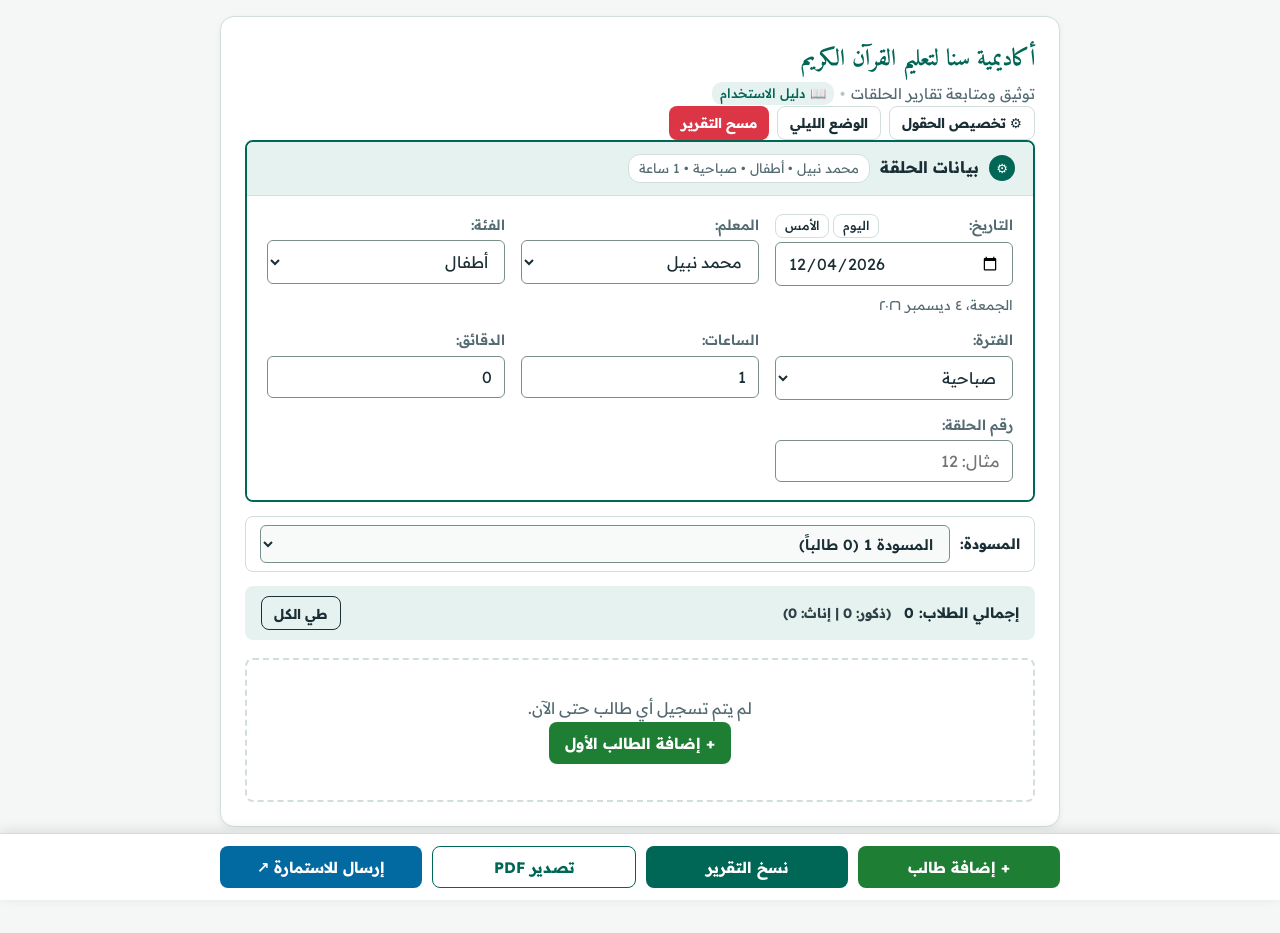
<file: index.html>
<!DOCTYPE html>
<html lang="ar" dir="rtl">
<head>
    <meta charset="UTF-8">
    <meta name="viewport" content="width=device-width, initial-scale=1.0">
    <title>أكاديمية سنا - نظام التقارير اليومية</title>
    <link rel="manifest" href="manifest.json">
    <link rel="icon" type="image/svg+xml" href="assets/icon.svg">
    <link rel="apple-touch-icon" href="assets/icon.svg">
    <meta name="theme-color" content="#006655">
    <meta name="apple-mobile-web-app-capable" content="yes">
    <meta name="apple-mobile-web-app-status-bar-style" content="black-translucent">
    <meta name="apple-mobile-web-app-title" content="تقارير سنا">
    <link rel="preconnect" href="https://fonts.googleapis.com">
    <link rel="preconnect" href="https://fonts.gstatic.com" crossorigin>
    <link href="https://fonts.googleapis.com/css2?family=Amiri:wght@400;700&family=Readex+Pro:wght@300;400;500;600;700&display=swap" rel="stylesheet">
    <link rel="stylesheet" href="css/styles.css">
    <script src="js/html2pdf.bundle.min.js"></script>
    <script src="js/quran-data.js"></script>
    <script src="js/constants.js" defer></script>
    <script src="js/state.js" defer></script>
    <script src="js/ui.js" defer></script>
    <script src="js/validation.js" defer></script>
    <script src="js/drafts.js" defer></script>
    <script src="js/settings.js" defer></script>
    <script src="js/render.js" defer></script>
    <script src="js/students.js" defer></script>
    <script src="js/report.js" defer></script>
    <script src="js/quran.js" defer></script>
    <script src="js/app.js" defer></script>
</head>
<body>

<main class="container">
    <header class="app-header">
        <div>
            <h1>أكاديمية سنا لتعليم القرآن الكريم</h1>
            <p class="app-subtitle">
                <span>توثيق ومتابعة تقارير الحلقات</span>
                <span class="subtitle-sep">•</span>
                <a href="guide.html" target="_blank" rel="noopener" class="guide-link" aria-label="دليل استخدام النظام للمعلمين">📖 دليل الاستخدام</a>
            </p>
        </div>
        <div class="header-controls">
            <button type="button" onclick="openSettingsModal()" class="btn btn-outline btn-sm" aria-label="تخصيص الحقول">⚙️ تخصيص الحقول</button>
            <button type="button" id="themeToggleBtn" onclick="toggleTheme()" class="btn btn-outline btn-sm">الوضع الليلي</button>
            <button type="button" onclick="clearAll()" class="btn btn-danger btn-sm" aria-label="مسح التقرير">مسح التقرير</button>
        </div>
    </header>

    <!-- بيانات الحلقة -->
    <details class="settings-details" id="settingsDetails" open aria-label="بيانات الحلقة">
        <summary class="settings-summary-bar">
            <div class="summary-content">
                <span class="summary-icon" aria-hidden="true">⚙</span>
                <strong>بيانات الحلقة</strong>
                <span class="summary-badge" id="settingsBadge">محمد نبيل • أطفال • صباحية • 1 ساعة</span>
            </div>
        </summary>
        <div class="settings-details-body">
            <div class="card-fields-grid">
                <div class="form-group">
                    <div style="display:flex;justify-content:space-between;align-items:center;">
                        <label for="reportDate">التاريخ:</label>
                        <div style="display:flex;gap:4px;">
                            <button type="button" onclick="setDatePreset('today')" class="btn btn-outline btn-xs" aria-label="اليوم">اليوم</button>
                            <button type="button" onclick="setDatePreset('yesterday')" class="btn btn-outline btn-xs" aria-label="الأمس">الأمس</button>
                        </div>
                    </div>
                    <input type="date" id="reportDate" aria-label="التاريخ" aria-describedby="reportDateText" required>
                    <p id="reportDateText" class="date-preview">لم يُختر تاريخ</p>
                </div>
                <div class="form-group">
                    <label for="teacherName">المعلم:</label>
                    <select id="teacherName" aria-label="المعلم"></select>
                </div>
                <div class="form-group">
                    <label for="studentCategory">الفئة:</label>
                    <select id="studentCategory" aria-label="الفئة">
                        <option value="أطفال">أطفال</option>
                        <option value="كبار">كبار</option>
                    </select>
                </div>
                <div class="form-group">
                    <label for="halaType">الفترة:</label>
                    <select id="halaType" aria-label="الفترة">
                        <option value="صباحية">صباحية</option>
                        <option value="مسائية">مسائية</option>
                        <option value="تجويد">تجويد</option>
                        <option value="إضافية">إضافية</option>
                    </select>
                </div>
                <div class="form-group">
                    <label for="durationHours">الساعات:</label>
                    <input type="number" id="durationHours" min="0" max="5" value="1" placeholder="ساعة" aria-label="الساعات">
                </div>
                <div class="form-group">
                    <label for="durationMinutes">الدقائق:</label>
                    <input type="number" id="durationMinutes" min="0" max="59" step="5" value="0" placeholder="دقيقة" aria-label="الدقائق">
                </div>
                <div class="form-group">
                    <label for="halaNum">رقم الحلقة:</label>
                    <input type="text" id="halaNum" inputmode="numeric" placeholder="مثال: 12" aria-label="رقم الحلقة" aria-describedby="lastHalaHint" required>
                    <p id="lastHalaHint" class="field-note" hidden></p>
                </div>
            </div>
        </div>
    </details>

    <!-- اختيار المسودة الحالية -->
    <div class="draft-selector-row">
        <label for="draftSelect" class="draft-selector-label">المسودة:</label>
        <select id="draftSelect" class="draft-select-control" onchange="onDraftChange(this.value)" aria-label="المسودة الحالية"></select>
    </div>

    <section class="stats-bar" aria-label="إحصائيات التقرير">
        <div>
            <span>إجمالي الطلاب: <strong id="totalCount">0</strong></span>
            <span style="margin-right:8px;font-size:0.85rem;opacity:0.9;">(ذكور: <strong id="maleCount">0</strong> | إناث: <strong id="femaleCount">0</strong>)</span>
        </div>
        <button type="button" id="expandAllBtn" onclick="toggleAll()" class="btn btn-outline btn-sm" style="color:inherit;border-color:currentColor;">طي الكل</button>
    </section>

    <section id="studentsList" class="students-container" aria-label="بطاقات الطلاب"></section>
    <datalist id="knownNames"></datalist>
</main>

<footer class="action-bar-container" aria-label="شريط الإجراءات">
    <p id="validationLive" class="validation-msg" role="alert" aria-atomic="true"></p>
    <div class="action-bar-inner">
        <button type="button" onclick="addStudent()" class="btn btn-success" aria-label="إضافة طالب">+ إضافة طالب</button>
        <button type="button" onclick="copyAll(event)" class="btn btn-primary" aria-label="نسخ التقرير">نسخ التقرير</button>
        <button type="button" onclick="exportPDF()" class="btn btn-outline" style="border-color:var(--primary);color:var(--primary);" aria-label="تصدير PDF">تصدير PDF</button>
        <button type="button" onclick="submitToGoogleForm()" class="btn btn-form" aria-label="إرسال للاستمارة">إرسال للاستمارة ↗</button>
    </div>
</footer>

<!-- نافذة منتقي المصحف الشريف -->
<div id="quranModal" class="modal-backdrop" style="display:none;" role="dialog" aria-modal="true" aria-labelledby="quranModalTitle">
    <div class="modal-box">
        <header class="modal-header">
            <h3 id="quranModalTitle"><span aria-hidden="true">📖 </span>المصحف الشريف</h3>
            <button type="button" class="modal-close-btn" onclick="closeQuranPicker()" aria-label="إغلاق">✕</button>
        </header>
        <div class="modal-tabs" role="tablist">
            <button type="button" class="tab-btn active" id="tabSurahBtn" role="tab" aria-selected="true" aria-controls="tabSurahContent" onclick="setQuranTab('surah')">السورة والآيات</button>
            <button type="button" class="tab-btn" id="tabPageBtn" role="tab" aria-selected="false" aria-controls="tabPageContent" onclick="setQuranTab('page')">الصفحات</button>
            <button type="button" class="tab-btn" id="tabJuzBtn" role="tab" aria-selected="false" aria-controls="tabJuzContent" onclick="setQuranTab('juz')">الأجزاء والأرباع</button>
        </div>
        <div class="modal-body">
            <!-- تبويب السورة والآيات -->
            <div id="tabSurahContent">
                <div class="form-group">
                    <label for="pickerSurahSelect">السورة:</label>
                    <select id="pickerSurahSelect" onchange="onSurahChange()"></select>
                </div>
                <div class="two-col-grid">
                    <div class="form-group">
                        <label for="pickerFromAyah">من آية:</label>
                        <input type="number" id="pickerFromAyah" min="1" value="1" oninput="updateQuranPreview()">
                    </div>
                    <div class="form-group">
                        <label for="pickerToAyah">إلى آية:</label>
                        <input type="number" id="pickerToAyah" min="1" value="10" oninput="updateQuranPreview()">
                    </div>
                </div>
                <div class="quick-chips">
                    <button type="button" class="chip-btn" onclick="setSurahRange('full')">كامل السورة</button>
                    <button type="button" class="chip-btn" onclick="setSurahRange('firstHalf')">النصف الأول</button>
                    <button type="button" class="chip-btn" onclick="setSurahRange('secondHalf')">النصف الثاني</button>
                    <button type="button" class="chip-btn" onclick="setSurahRange('first10')">أول ١٠ آيات</button>
                </div>
            </div>

            <!-- تبويب الصفحات -->
            <div id="tabPageContent" style="display:none;">
                <div class="two-col-grid">
                    <div class="form-group">
                        <label for="pickerFromPage">من صفحة:</label>
                        <input type="number" id="pickerFromPage" min="1" max="604" value="1" oninput="updateQuranPreview()">
                    </div>
                    <div class="form-group">
                        <label for="pickerToPage">إلى صفحة:</label>
                        <input type="number" id="pickerToPage" min="1" max="604" value="1" oninput="updateQuranPreview()">
                    </div>
                </div>
                <div id="pageSurahInfo" style="font-size:0.85rem;color:var(--primary);font-weight:bold;margin-top:4px;"></div>
                <div class="quick-chips">
                    <button type="button" class="chip-btn" onclick="setPageRange(1)">صفحة واحدة</button>
                    <button type="button" class="chip-btn" onclick="setPageRange(2)">وجهان (ورقة)</button>
                    <button type="button" class="chip-btn" onclick="setPageRange(5)">٥ صفحات</button>
                    <button type="button" class="chip-btn" onclick="setPageRange(10)">١٠ صفحات</button>
                </div>
            </div>

            <!-- تبويب الأجزاء والأرباع -->
            <div id="tabJuzContent" style="display:none;">
                <div class="form-group">
                    <label for="pickerJuzSelect">الجزء:</label>
                    <select id="pickerJuzSelect" onchange="onJuzChange()"></select>
                </div>
                <div class="form-group">
                    <label for="pickerRubSelect">الربع:</label>
                    <select id="pickerRubSelect" onchange="updateQuranPreview()"></select>
                </div>
            </div>

            <!-- المعاينة الحية -->
            <div class="picker-preview-box">
                <div class="picker-preview-label">النص الناتج:</div>
                <strong id="quranPreviewText" style="color:var(--primary);">...</strong>
            </div>
        </div>
        <footer class="modal-footer">
            <button type="button" onclick="closeQuranPicker()" class="btn btn-outline btn-sm">إلغاء</button>
            <button type="button" onclick="insertQuranSelection()" class="btn btn-success btn-sm">إدراج ✓</button>
        </footer>
    </div>
</div>

<!-- نافذة إعدادات المعلم وتخصيص الحقول -->
<div id="settingsModal" class="modal-backdrop" style="display:none;" role="dialog" aria-modal="true" aria-labelledby="settingsModalTitle">
    <div class="modal-box">
        <header class="modal-header">
            <h3 id="settingsModalTitle"><span aria-hidden="true">⚙️ </span>تخصيص الحقول</h3>
            <button type="button" class="modal-close-btn" onclick="closeSettingsModal()" aria-label="إغلاق">✕</button>
        </header>
        <div class="modal-body">
            <p class="modal-desc">
                اختر الحقول المطلوب إظهارها في بطاقات الطلاب:
            </p>
            <div class="settings-checklist">
                <label class="checkbox-label">
                    <input type="checkbox" id="vis_تسميع" onchange="updateFieldVisibility()">
                    <span>التسميع</span>
                </label>
                <label class="checkbox-label">
                    <input type="checkbox" id="vis_مراجعة_قديمة" onchange="updateFieldVisibility()">
                    <span>الماضي</span>
                </label>
                <label class="checkbox-label">
                    <input type="checkbox" id="vis_ماضي_قريب" onchange="updateFieldVisibility()">
                    <span>الماضي القريب</span>
                </label>
                <label class="checkbox-label">
                    <input type="checkbox" id="vis_حفظ" onchange="updateFieldVisibility()">
                    <span>الحفظ الجديد</span>
                </label>
                <label class="checkbox-label">
                    <input type="checkbox" id="vis_مراجعة" onchange="updateFieldVisibility()">
                    <span>الماضي المطلوب</span>
                </label>
                <label class="checkbox-label">
                    <input type="checkbox" id="vis_ماضي_قريب_جديد" onchange="updateFieldVisibility()">
                    <span>الماضي القريب المطلوب</span>
                </label>
                <label class="checkbox-label">
                    <input type="checkbox" id="vis_ملاحظات" onchange="updateFieldVisibility()">
                    <span>ملاحظات المعلم</span>
                </label>
                <label class="checkbox-label">
                    <input type="checkbox" id="vis_وسام" onchange="updateFieldVisibility()">
                    <span>الوسام</span>
                </label>
                <hr style="border:none;border-top:1px solid var(--border);margin:8px 0;">
                <label class="checkbox-label" style="color:var(--primary);">
                    <input type="checkbox" id="vis_quran_picker" onchange="updateFieldVisibility()">
                    <span>أزرار منتقي المصحف<span aria-hidden="true"> (📖)</span></span>
                </label>
                <label class="checkbox-label" style="color:var(--primary);">
                    <input type="checkbox" id="vis_name_suggestions" onchange="updateFieldVisibility()">
                    <span>اقتراح أسماء الطلاب المحفوظة</span>
                </label>
                <label class="checkbox-label" style="color:var(--primary);">
                    <input type="checkbox" id="vis_date_picker" onchange="updateFieldVisibility()">
                    <span>منتقي التاريخ (يبقى زرّا «اليوم» و«الأمس»)</span>
                </label>
                <label class="checkbox-label" style="color:var(--primary);">
                    <input type="checkbox" id="vis_send_parent" onchange="updateFieldVisibility()">
                    <span>زر «أرسل لوليّ الأمر» في بطاقة الطالب</span>
                </label>
            </div>

            <hr class="modal-divider">
            
            <div class="settings-section-title"><span aria-hidden="true">📁 </span>إدارة المسودات:</div>
            <div class="draft-modal-actions">
                <button type="button" onclick="createNewDraftPrompt()" class="btn btn-outline btn-sm" aria-label="مسودة جديدة">+ مسودة جديدة</button>
                <button type="button" onclick="renameCurrentDraftPrompt()" class="btn btn-outline btn-sm" aria-label="إعادة تسمية">✏️ إعادة تسمية</button>
                <button type="button" onclick="deleteCurrentDraftConfirm()" class="btn btn-outline btn-sm btn-danger-outline" aria-label="حذف المسودة">🗑️ حذف المسودة</button>
            </div>
        </div>
        <footer class="modal-footer">
            <button type="button" onclick="resetFieldVisibility()" class="btn btn-outline btn-sm" style="margin-left:auto;">إظهار الكل</button>
            <button type="button" onclick="closeSettingsModal()" class="btn btn-success btn-sm">تم ✓</button>
        </footer>
    </div>
</div>

</body>
</html>
</file>
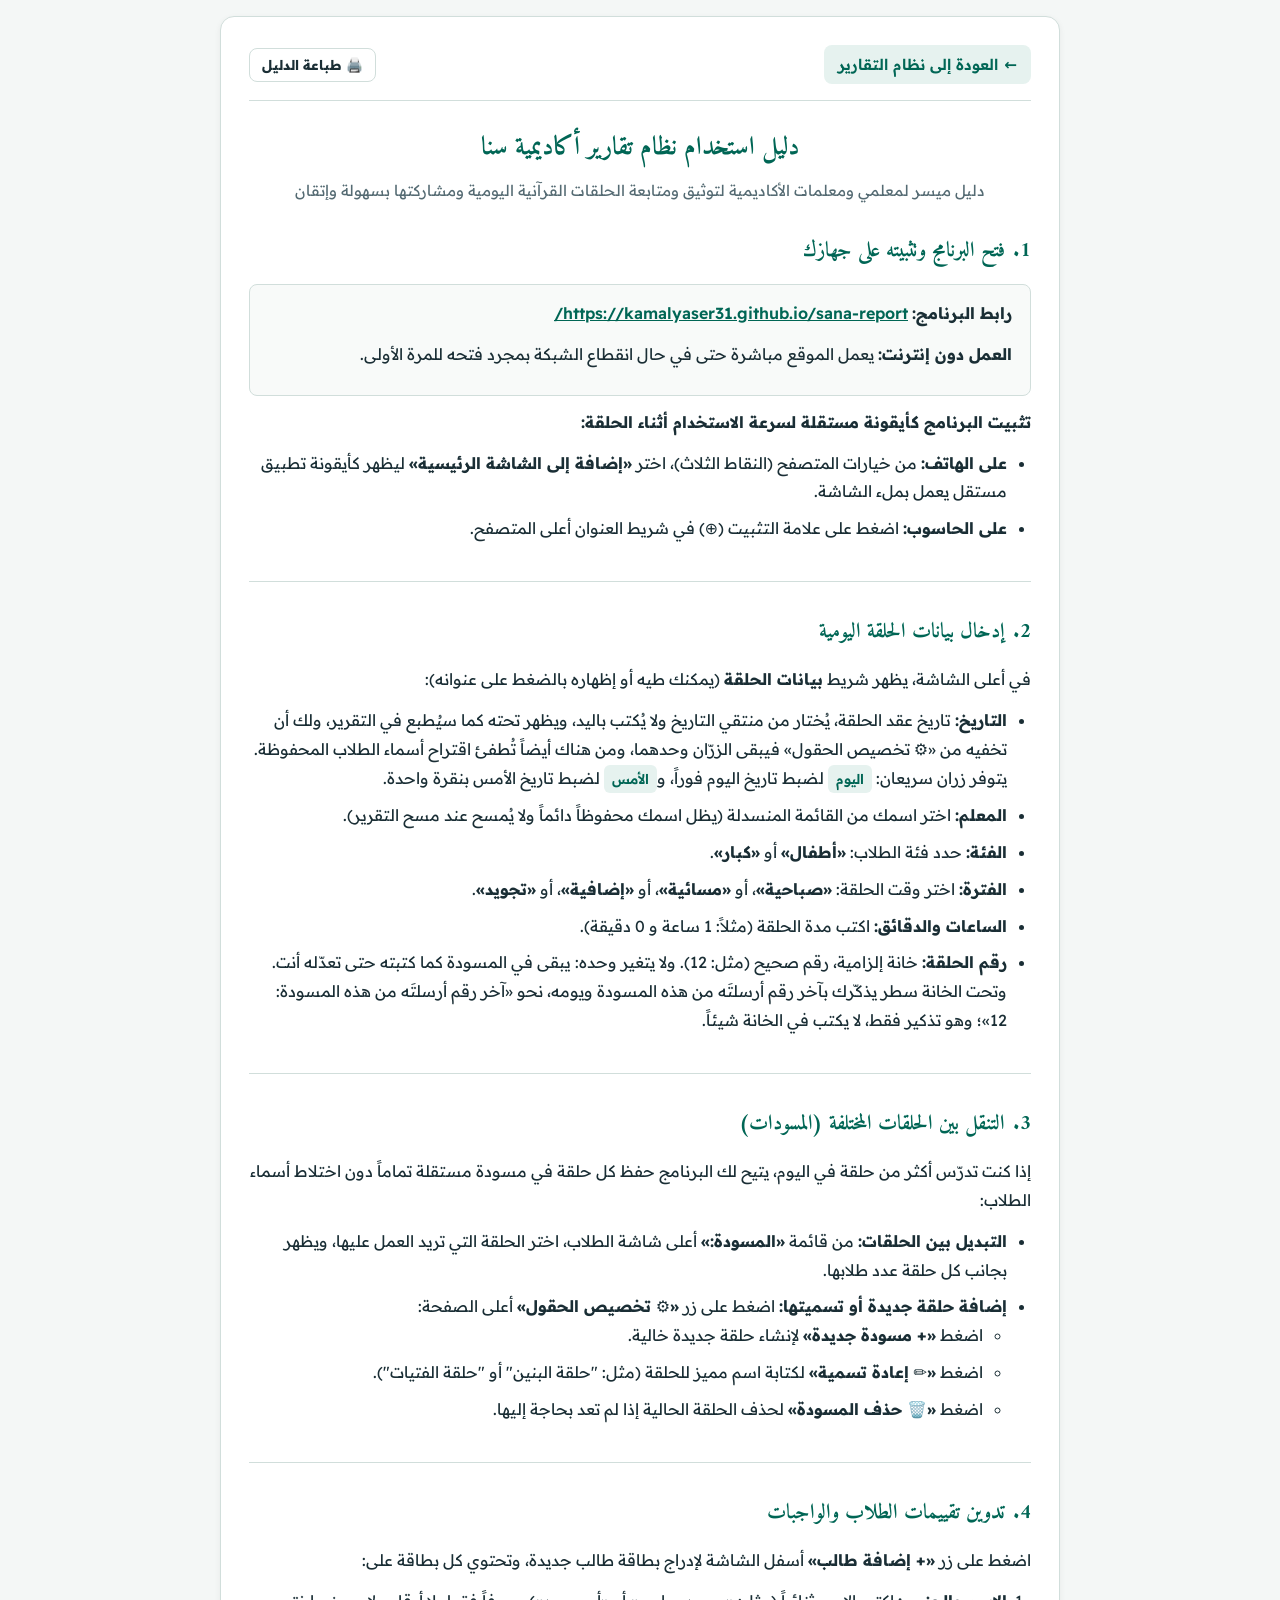
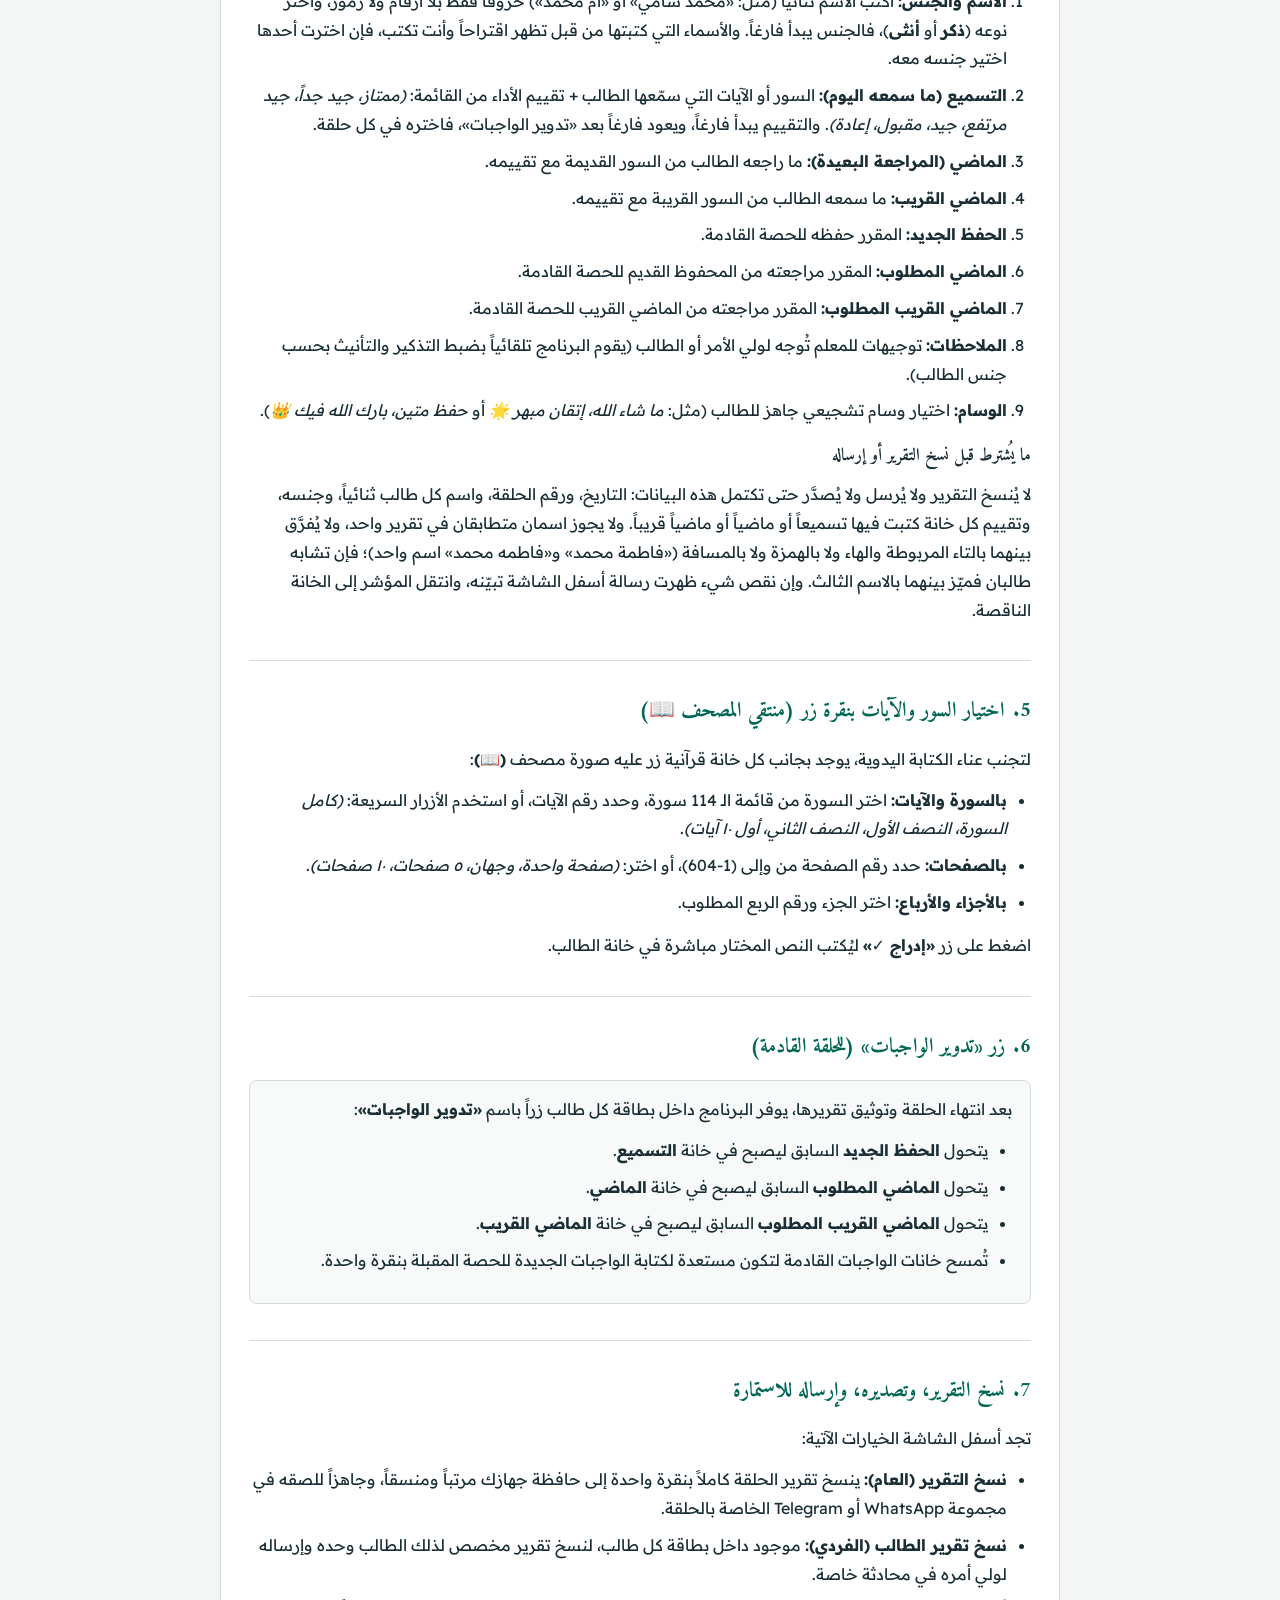
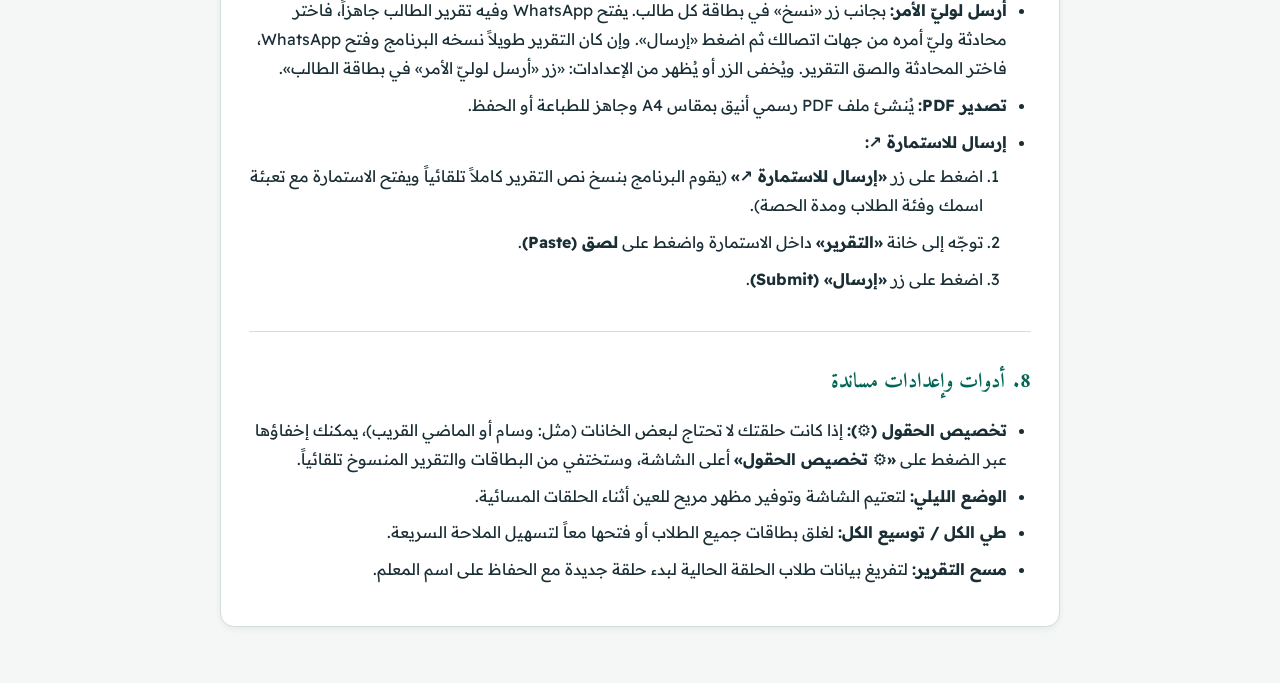
<file: guide.html>
<!DOCTYPE html>
<html lang="ar" dir="rtl">
<head>
    <meta charset="UTF-8">
    <meta name="viewport" content="width=device-width, initial-scale=1.0">
    <title>دليل استخدام نظام تقارير أكاديمية سنا</title>
    <link rel="manifest" href="manifest.json">
    <link rel="icon" type="image/svg+xml" href="assets/icon.svg">
    <link rel="apple-touch-icon" href="assets/icon.svg">
    <meta name="theme-color" content="#006655">
    <link rel="preconnect" href="https://fonts.googleapis.com">
    <link rel="preconnect" href="https://fonts.gstatic.com" crossorigin>
    <link href="https://fonts.googleapis.com/css2?family=Amiri:wght@400;700&family=Readex+Pro:wght@300;400;500;600;700&display=swap" rel="stylesheet">
    <link rel="stylesheet" href="css/styles.css">
    <style>
        .guide-container {
            max-width: 840px;
            margin: 0 auto 40px auto;
            background: var(--bg-card);
            padding: 28px;
            border-radius: 14px;
            box-shadow: var(--shadow);
            border: 1px solid var(--border);
            line-height: 1.8;
        }
        .guide-topbar {
            display: flex;
            justify-content: space-between;
            align-items: center;
            padding-bottom: 16px;
            margin-bottom: 24px;
            border-bottom: 1px solid var(--border);
            flex-wrap: wrap;
            gap: 10px;
        }
        .guide-back-link {
            display: inline-flex;
            align-items: center;
            gap: 6px;
            color: var(--primary);
            text-decoration: none;
            font-weight: 600;
            font-size: 0.95rem;
            padding: 6px 14px;
            background: var(--primary-light);
            border-radius: 8px;
            transition: opacity 0.2s;
        }
        .guide-back-link:hover {
            opacity: 0.85;
        }
        .guide-section {
            margin-bottom: 32px;
            padding-bottom: 24px;
            border-bottom: 1px solid var(--border);
        }
        .guide-section:last-child {
            border-bottom: none;
            margin-bottom: 0;
            padding-bottom: 0;
        }
        .guide-section h2 {
            font-size: 1.3rem;
            color: var(--primary);
            margin-bottom: 14px;
            display: flex;
            align-items: center;
            gap: 8px;
        }
        .guide-section h3 {
            font-size: 1.08rem;
            color: var(--text);
            margin: 16px 0 8px 0;
        }
        .guide-section p {
            color: var(--text);
            margin-bottom: 12px;
        }
        .guide-section ul, .guide-section ol {
            padding-right: 24px;
            margin-bottom: 14px;
            color: var(--text);
        }
        .guide-section li {
            margin-bottom: 8px;
        }
        .guide-card {
            background: var(--bg-subtle);
            border: 1px solid var(--border);
            border-radius: 8px;
            padding: 14px 18px;
            margin: 12px 0;
        }
        .guide-badge {
            display: inline-block;
            background: var(--primary-light);
            color: var(--primary);
            padding: 2px 8px;
            border-radius: 6px;
            font-size: 0.85rem;
            font-weight: 600;
        }
        .guide-step-num {
            display: inline-flex;
            align-items: center;
            justify-content: center;
            width: 24px;
            height: 24px;
            background: var(--primary);
            color: #fff;
            border-radius: 50%;
            font-size: 0.8rem;
            font-weight: bold;
            margin-left: 6px;
        }
        @media print {
            .guide-topbar { display: none !important; }
            .guide-container { box-shadow: none !important; border: none !important; padding: 0 !important; margin: 0 !important; }
        }
    </style>
</head>
<body>

<main class="guide-container">
    <nav class="guide-topbar" aria-label="التنقل السريع">
        <a href="index.html" class="guide-back-link" aria-label="الرجوع إلى صفحة التقارير">
            <span>←</span>
            <span>العودة إلى نظام التقارير</span>
        </a>
        <button type="button" onclick="window.print()" class="btn btn-outline btn-sm" aria-label="طباعة الدليل">🖨️ طباعة الدليل</button>
    </nav>

    <header style="text-align: center; margin-bottom: 28px;">
        <h1 style="font-size: 1.6rem; color: var(--primary); margin-bottom: 6px;">دليل استخدام نظام تقارير أكاديمية سنا</h1>
        <p style="color: var(--text-muted); font-size: 0.95rem;">دليل ميسر لمعلمي ومعلمات الأكاديمية لتوثيق ومتابعة الحلقات القرآنية اليومية ومشاركتها بسهولة وإتقان</p>
    </header>

    <!-- 1. فتح البرنامج وتثبيته -->
    <section class="guide-section">
        <h2><span>1.</span> فتح البرنامج وتثبيته على جهازك</h2>
        <div class="guide-card">
            <p><strong>رابط البرنامج:</strong> <a href="https://kamalyaser31.github.io/sana-report/" target="_blank" style="color:var(--primary);font-weight:600;">https://kamalyaser31.github.io/sana-report/</a></p>
            <p><strong>العمل دون إنترنت:</strong> يعمل الموقع مباشرة حتى في حال انقطاع الشبكة بمجرد فتحه للمرة الأولى.</p>
        </div>
        <p><strong>تثبيت البرنامج كأيقونة مستقلة لسرعة الاستخدام أثناء الحلقة:</strong></p>
        <ul>
            <li><strong>على الهاتف:</strong> من خيارات المتصفح (النقاط الثلاث)، اختر <strong>«إضافة إلى الشاشة الرئيسية»</strong> ليظهر كأيقونة تطبيق مستقل يعمل بملء الشاشة.</li>
            <li><strong>على الحاسوب:</strong> اضغط على علامة التثبيت (⊕) في شريط العنوان أعلى المتصفح.</li>
        </ul>
    </section>

    <!-- 2. إدخال بيانات الحلقة اليومية -->
    <section class="guide-section">
        <h2><span>2.</span> إدخال بيانات الحلقة اليومية</h2>
        <p>في أعلى الشاشة، يظهر شريط <strong>بيانات الحلقة</strong> (يمكنك طيه أو إظهاره بالضغط على عنوانه):</p>
        <ul>
            <li><strong>التاريخ:</strong> تاريخ عقد الحلقة، يُختار من منتقي التاريخ ولا يُكتب باليد، ويظهر تحته كما سيُطبع في التقرير، ولك أن تخفيه من «⚙️ تخصيص الحقول» فيبقى الزرّان وحدهما، ومن هناك أيضاً تُطفئ اقتراح أسماء الطلاب المحفوظة. يتوفر زران سريعان: <span class="guide-badge">اليوم</span> لضبط تاريخ اليوم فوراً، و<span class="guide-badge">الأمس</span> لضبط تاريخ الأمس بنقرة واحدة.</li>
            <li><strong>المعلم:</strong> اختر اسمك من القائمة المنسدلة (يظل اسمك محفوظاً دائماً ولا يُمسح عند مسح التقرير).</li>
            <li><strong>الفئة:</strong> حدد فئة الطلاب: <strong>«أطفال»</strong> أو <strong>«كبار»</strong>.</li>
            <li><strong>الفترة:</strong> اختر وقت الحلقة: <strong>«صباحية»</strong>، أو <strong>«مسائية»</strong>، أو <strong>«إضافية»</strong>، أو <strong>«تجويد»</strong>.</li>
            <li><strong>الساعات والدقائق:</strong> اكتب مدة الحلقة (مثلاً: 1 ساعة و 0 دقيقة).</li>
            <li><strong>رقم الحلقة:</strong> خانة إلزامية، رقم صحيح (مثل: 12). ولا يتغير وحده: يبقى في المسودة كما كتبته حتى تعدّله أنت. وتحت الخانة سطر يذكّرك بآخر رقم أرسلتَه من هذه المسودة ويومه، نحو «آخر رقم أرسلتَه من هذه المسودة: 12»؛ وهو تذكير فقط، لا يكتب في الخانة شيئاً.</li>
        </ul>
    </section>

    <!-- 3. التنقل بين الحلقات المختلفة -->
    <section class="guide-section">
        <h2><span>3.</span> التنقل بين الحلقات المختلفة (المسودات)</h2>
        <p>إذا كنت تدرّس أكثر من حلقة في اليوم، يتيح لك البرنامج حفظ كل حلقة في مسودة مستقلة تماماً دون اختلاط أسماء الطلاب:</p>
        <ul>
            <li><strong>التبديل بين الحلقات:</strong> من قائمة <strong>«المسودة:»</strong> أعلى شاشة الطلاب، اختر الحلقة التي تريد العمل عليها، ويظهر بجانب كل حلقة عدد طلابها.</li>
            <li><strong>إضافة حلقة جديدة أو تسميتها:</strong> اضغط على زر <strong>«⚙️ تخصيص الحقول»</strong> أعلى الصفحة:
                <ul>
                    <li>اضغط <strong>«+ مسودة جديدة»</strong> لإنشاء حلقة جديدة خالية.</li>
                    <li>اضغط <strong>«✏️ إعادة تسمية»</strong> لكتابة اسم مميز للحلقة (مثل: "حلقة البنين" أو "حلقة الفتيات").</li>
                    <li>اضغط <strong>«🗑️ حذف المسودة»</strong> لحذف الحلقة الحالية إذا لم تعد بحاجة إليها.</li>
                </ul>
            </li>
        </ul>
    </section>

    <!-- 4. تدوين تقييمات الطلاب والواجبات -->
    <section class="guide-section">
        <h2><span>4.</span> تدوين تقييمات الطلاب والواجبات</h2>
        <p>اضغط على زر <strong>«+ إضافة طالب»</strong> أسفل الشاشة لإدراج بطاقة طالب جديدة، وتحتوي كل بطاقة على:</p>
        <ol>
            <li><strong>الاسم والجنس:</strong> اكتب الاسم ثنائياً (مثل: «محمد سامي» أو «أم محمد») حروفاً فقط بلا أرقام ولا رموز، واختر نوعه (<strong>ذكر</strong> أو <strong>أنثى</strong>)، فالجنس يبدأ فارغاً. والأسماء التي كتبتها من قبل تظهر اقتراحاً وأنت تكتب، فإن اخترت أحدها اختير جنسه معه.</li>
            <li><strong>التسميع (ما سمعه اليوم):</strong> السور أو الآيات التي سمّعها الطالب + تقييم الأداء من القائمة: <em>(ممتاز، جيد جداً، جيد مرتفع، جيد، مقبول، إعادة)</em>. والتقييم يبدأ فارغاً، ويعود فارغاً بعد «تدوير الواجبات»، فاختره في كل حلقة.</li>
            <li><strong>الماضي (المراجعة البعيدة):</strong> ما راجعه الطالب من السور القديمة مع تقييمه.</li>
            <li><strong>الماضي القريب:</strong> ما سمعه الطالب من السور القريبة مع تقييمه.</li>
            <li><strong>الحفظ الجديد:</strong> المقرر حفظه للحصة القادمة.</li>
            <li><strong>الماضي المطلوب:</strong> المقرر مراجعته من المحفوظ القديم للحصة القادمة.</li>
            <li><strong>الماضي القريب المطلوب:</strong> المقرر مراجعته من الماضي القريب للحصة القادمة.</li>
            <li><strong>الملاحظات:</strong> توجيهات للمعلم تُوجه لولي الأمر أو الطالب (يقوم البرنامج تلقائياً بضبط التذكير والتأنيث بحسب جنس الطالب).</li>
            <li><strong>الوسام:</strong> اختيار وسام تشجيعي جاهز للطالب (مثل: <em>ما شاء الله، إتقان مبهر 🌟</em> أو <em>حفظ متين، بارك الله فيك 👑</em>).</li>
        </ol>
        <h3>ما يُشترط قبل نسخ التقرير أو إرساله</h3>
        <p>لا يُنسخ التقرير ولا يُرسل ولا يُصدَّر حتى تكتمل هذه البيانات: التاريخ، ورقم الحلقة، واسم كل طالب ثنائياً، وجنسه، وتقييم كل خانة كتبت فيها تسميعاً أو ماضياً أو ماضياً قريباً. ولا يجوز اسمان متطابقان في تقرير واحد، ولا يُفرَّق بينهما بالتاء المربوطة والهاء ولا بالهمزة ولا بالمسافة («فاطمة محمد» و«فاطمه محمد» اسم واحد)؛ فإن تشابه طالبان فميّز بينهما بالاسم الثالث. وإن نقص شيء ظهرت رسالة أسفل الشاشة تبيّنه، وانتقل المؤشر إلى الخانة الناقصة.</p>
    </section>

    <!-- 5. منتقي المصحف الشريف -->
    <section class="guide-section">
        <h2><span>5.</span> اختيار السور والآيات بنقرة زر (منتقي المصحف 📖)</h2>
        <p>لتجنب عناء الكتابة اليدوية، يوجد بجانب كل خانة قرآنية زر عليه صورة مصحف <strong>(📖)</strong>:</p>
        <ul>
            <li><strong>بالسورة والآيات:</strong> اختر السورة من قائمة الـ 114 سورة، وحدد رقم الآيات، أو استخدم الأزرار السريعة: <em>(كامل السورة، النصف الأول، النصف الثاني، أول ١٠ آيات)</em>.</li>
            <li><strong>بالصفحات:</strong> حدد رقم الصفحة من وإلى (1-604)، أو اختر: <em>(صفحة واحدة، وجهان، ٥ صفحات، ١٠ صفحات)</em>.</li>
            <li><strong>بالأجزاء والأرباع:</strong> اختر الجزء ورقم الربع المطلوب.</li>
        </ul>
        <p>اضغط على زر <strong>«إدراج ✓»</strong> ليُكتب النص المختار مباشرة في خانة الطالب.</p>
    </section>

    <!-- 6. زر تدوير الواجبات -->
    <section class="guide-section">
        <h2><span>6.</span> زر «تدوير الواجبات» (للحلقة القادمة)</h2>
        <div class="guide-card">
            <p>بعد انتهاء الحلقة وتوثيق تقريرها، يوفر البرنامج داخل بطاقة كل طالب زراً باسم <strong>«تدوير الواجبات»</strong>:</p>
            <ul>
                <li>يتحول <strong>الحفظ الجديد</strong> السابق ليصبح في خانة <strong>التسميع</strong>.</li>
                <li>يتحول <strong>الماضي المطلوب</strong> السابق ليصبح في خانة <strong>الماضي</strong>.</li>
                <li>يتحول <strong>الماضي القريب المطلوب</strong> السابق ليصبح في خانة <strong>الماضي القريب</strong>.</li>
                <li>تُمسح خانات الواجبات القادمة لتكون مستعدة لكتابة الواجبات الجديدة للحصة المقبلة بنقرة واحدة.</li>
            </ul>
        </div>
    </section>

    <!-- 7. نسخ التقرير وتصديره وإرساله للاستمارة -->
    <section class="guide-section">
        <h2><span>7.</span> نسخ التقرير، وتصديره، وإرساله للاستمارة</h2>
        <p>تجد أسفل الشاشة الخيارات الآتية:</p>
        <ul>
            <li><strong>نسخ التقرير (العام):</strong> ينسخ تقرير الحلقة كاملاً بنقرة واحدة إلى حافظة جهازك مرتباً ومنسقاً، وجاهزاً للصقه في مجموعة WhatsApp أو Telegram الخاصة بالحلقة.</li>
            <li><strong>نسخ تقرير الطالب (الفردي):</strong> موجود داخل بطاقة كل طالب، لنسخ تقرير مخصص لذلك الطالب وحده وإرساله لولي أمره في محادثة خاصة.</li>
            <li><strong>أرسل لوليّ الأمر:</strong> بجانب زر «نسخ» في بطاقة كل طالب. يفتح WhatsApp وفيه تقرير الطالب جاهزاً، فاختر محادثة وليّ أمره من جهات اتصالك ثم اضغط «إرسال». وإن كان التقرير طويلاً نسخه البرنامج وفتح WhatsApp، فاختر المحادثة والصق التقرير. ويُخفى الزر أو يُظهر من الإعدادات: «زر «أرسل لوليّ الأمر» في بطاقة الطالب».</li>
            <li><strong>تصدير PDF:</strong> يُنشئ ملف PDF رسمي أنيق بمقاس A4 وجاهز للطباعة أو الحفظ.</li>
            <li><strong>إرسال للاستمارة ↗:</strong>
                <ol style="margin-top:6px;">
                    <li>اضغط على زر <strong>«إرسال للاستمارة ↗»</strong> (يقوم البرنامج بنسخ نص التقرير كاملاً تلقائياً ويفتح الاستمارة مع تعبئة اسمك وفئة الطلاب ومدة الحصة).</li>
                    <li>توجّه إلى خانة <strong>«التقرير»</strong> داخل الاستمارة واضغط على <strong>لصق (Paste)</strong>.</li>
                    <li>اضغط على زر <strong>«إرسال» (Submit)</strong>.</li>
                </ol>
            </li>
        </ul>
    </section>

    <!-- 8. أدوات وإعدادات مفيدة -->
    <section class="guide-section">
        <h2><span>8.</span> أدوات وإعدادات مساندة</h2>
        <ul>
            <li><strong>تخصيص الحقول (⚙️):</strong> إذا كانت حلقتك لا تحتاج لبعض الخانات (مثل: وسام أو الماضي القريب)، يمكنك إخفاؤها عبر الضغط على <strong>«⚙️ تخصيص الحقول»</strong> أعلى الشاشة، وستختفي من البطاقات والتقرير المنسوخ تلقائياً.</li>
            <li><strong>الوضع الليلي:</strong> لتعتيم الشاشة وتوفير مظهر مريح للعين أثناء الحلقات المسائية.</li>
            <li><strong>طي الكل / توسيع الكل:</strong> لغلق بطاقات جميع الطلاب أو فتحها معاً لتسهيل الملاحة السريعة.</li>
            <li><strong>مسح التقرير:</strong> لتفريغ بيانات طلاب الحلقة الحالية لبدء حلقة جديدة مع الحفاظ على اسم المعلم.</li>
        </ul>
    </section>
</main>

</body>
</html>
</file>
<file: css/styles.css>
:root {
    --primary: #006655;
    --primary-light: #e6f2ef;
    --bg-main: #f4f7f6;
    --bg-card: #ffffff;
    --bg-subtle: #f8faf9;
    --bg-header: #f0f6f4;
    --bg-body: #ffffff;
    --border: #d1dedb;
    /* Field borders need 3:1 against the card (WCAG 1.4.11); --border stays light for cards */
    --border-input: #7a8f89;
    --text: #1a2e35;
    --text-muted: #556b73;
    --danger: #dc3545;
    --danger-text: #b91c1c;
    --success: #1e7e34;
    --on-primary: #fff;
    --radius: 8px;
    --shadow: 0 2px 6px rgba(0,0,0,0.06);
}

[data-theme="dark"] {
    --primary: #10b981;
    --primary-light: #064e3b;
    --bg-main: #0f1715;
    --bg-card: #192421;
    --bg-subtle: #202e2a;
    --bg-header: #1b2824;
    --bg-body: #192421;
    --border: #2e433d;
    --border-input: #6b8780;
    --text: #f0fdf4;
    --text-muted: #9ca3af;
    --danger: #ef4444;
    --danger-text: #f87171;
    --success: #10b981;
    /* White on #10b981 is 2.5:1, so the bright buttons take dark text */
    --on-primary: #0f1715;
    --shadow: 0 2px 6px rgba(0,0,0,0.4);
}

* { box-sizing: border-box; margin: 0; padding: 0; }
body { font-family: 'Readex Pro', system-ui, -apple-system, BlinkMacSystemFont, 'Segoe UI', Tahoma, sans-serif; background: var(--bg-main); color: var(--text); padding: 16px; line-height: 1.6; }
.container { max-width: 840px; margin: 0 auto 90px auto; background: var(--bg-card); padding: 24px; border-radius: 14px; box-shadow: var(--shadow); border: 1px solid var(--border); }

h1, h2, h3, .app-header h1, .modal-header h3, #quranPreviewText { font-family: 'Amiri', 'Readex Pro', serif; }
.app-header h1 { font-size: 1.45rem; color: var(--primary); font-weight: 700; }
.app-subtitle { font-size: 0.92rem; color: var(--text-muted); margin-top: 4px; font-weight: 400; display: flex; align-items: center; flex-wrap: wrap; gap: 6px; }
.subtitle-sep { opacity: 0.4; }
.guide-link { color: var(--primary); text-decoration: none; font-size: 0.82rem; font-weight: 500; display: inline-flex; align-items: center; gap: 4px; padding: 1px 8px; border-radius: 10px; background: var(--primary-light); transition: opacity 0.2s, text-decoration 0.2s; }
.guide-link:hover { opacity: 0.8; text-decoration: underline; }
.header-controls { display: flex; gap: 8px; }

/* Buttons */
.btn { display: inline-flex; align-items: center; justify-content: center; padding: 9px 16px; min-height: 42px; font-size: 0.95rem; font-weight: bold; border-radius: var(--radius); border: none; cursor: pointer; text-decoration: none; font-family: inherit; transition: opacity 0.2s; }
.btn-primary { background: var(--primary); color: var(--on-primary); }
.btn-success { background: var(--success); color: var(--on-primary); }
.btn-form { background: #0369a1; color: #fff; }
.btn-danger { background: #dc3545; color: #fff; }
.btn-outline { background: transparent; border: 1px solid var(--border); color: var(--text); }
.btn-sm { padding: 5px 12px; min-height: 34px; font-size: 0.85rem; }
.btn-xs { padding: 3px 9px; min-height: 24px; font-size: 0.78rem; font-weight: 500; }

/* Form Controls */
.form-group { display: flex; flex-direction: column; gap: 4px; }
.field-note { margin: 0; font-size: 0.85rem; color: var(--text-muted); }
.form-group.full-width { grid-column: 1 / -1; }
label { font-size: 0.88rem; font-weight: 600; color: var(--text-muted); }
input, select, textarea { width: 100%; padding: 10px 12px; min-height: 42px; font-size: 16px; font-family: inherit; border: 1px solid var(--border-input); border-radius: 6px; background: var(--bg-card); color: var(--text); }
textarea { resize: vertical; min-height: 64px; }
input:focus, select:focus, textarea:focus { border-color: var(--primary); }
:focus-visible { outline: 3px solid var(--primary); outline-offset: 2px; }

/* Draft Selector Minimal Row */
.draft-selector-row { display: flex; align-items: center; gap: 10px; margin-bottom: 14px; background: var(--bg-card); padding: 8px 14px; border: 1px solid var(--border); border-radius: var(--radius); }
.draft-selector-label { font-size: 0.9rem; font-weight: bold; color: var(--text); white-space: nowrap; margin-bottom: 0; }
.draft-select-control { flex: 1; min-height: 38px; padding: 6px 12px; font-size: 0.92rem; font-weight: 600; border-radius: 6px; border: 1px solid var(--border-input); background: var(--bg-subtle); color: var(--text); }
.modal-divider { border: none; border-top: 1px solid var(--border); margin: 16px 0; }
.settings-section-title { font-size: 0.95rem; font-weight: bold; color: var(--text); margin-bottom: 6px; }
.draft-modal-actions { display: flex; flex-wrap: wrap; gap: 8px; margin-top: 8px; }
.btn-danger-outline { border-color: var(--danger-text); color: var(--danger-text); }
.btn-danger-outline:hover { background: #fef2f2; }
[data-theme="dark"] .btn-danger-outline:hover { background: #450a0a; }

/* Stats Bar */
.stats-bar { display: flex; justify-content: space-between; align-items: center; padding: 10px 16px; background: var(--primary-light); border-radius: 8px; font-weight: bold; font-size: 0.9rem; margin-bottom: 18px; }

/* Card & Native Details Accordion */
.students-container { display: flex; flex-direction: column; gap: 14px; }
.student-card, .settings-details { border: 2px solid var(--border); background: var(--bg-card); border-radius: var(--radius); overflow: hidden; margin-bottom: 14px; transition: border-color 0.2s; }
.student-card[open], .settings-details[open] { border-color: var(--primary); }
.card-header, .settings-summary-bar { display: flex; justify-content: space-between; align-items: center; padding: 12px 18px; background: var(--bg-subtle); cursor: pointer; user-select: none; list-style: none; font-weight: bold; }
.card-header::-webkit-details-marker, .settings-summary-bar::-webkit-details-marker { display: none; }
.student-card[open] > .card-header, .settings-details[open] > .settings-summary-bar { background: var(--primary-light); border-bottom: 1px solid var(--border); }
.card-header-info, .summary-content { display: flex; align-items: center; gap: 10px; flex-wrap: wrap; }
.student-index-badge, .summary-icon { width: 26px; height: 26px; background: var(--primary); color: var(--on-primary); border-radius: 50%; display: inline-flex; align-items: center; justify-content: center; font-size: 0.82rem; font-weight: bold; }
.badge { padding: 3px 8px; font-size: 0.75rem; font-weight: bold; border-radius: 12px; }
.summary-badge { font-size: 0.82rem; font-weight: normal; color: var(--text-muted); background: var(--bg-card); padding: 3px 10px; border-radius: 12px; border: 1px solid var(--border); }
.badge-male { background: #e0f2fe; color: #0369a1; }
.badge-female { background: #fce7f3; color: #be185d; }
.badge-grade { background: #dcfce7; color: #15803d; }
.card-body, .settings-details-body { padding: 18px 20px; background: var(--bg-card); }
.card-fields-grid { display: grid; grid-template-columns: repeat(auto-fit, minmax(220px, 1fr)); gap: 14px 16px; }
.card-actions { display: flex; justify-content: flex-end; gap: 8px; margin-top: 16px; padding-top: 14px; border-top: 1px solid var(--border); }
.empty-state { text-align: center; padding: 36px 20px; border: 2px dashed var(--border); border-radius: var(--radius); color: var(--text-muted); }

/* Floating Action Bar */
.action-bar-container { position: fixed; bottom: 0; left: 0; right: 0; background: var(--bg-card); padding: 12px 18px; box-shadow: 0 -3px 12px rgba(0,0,0,0.1); border-top: 1px solid var(--border); display: flex; justify-content: center; z-index: 100; }
.action-bar-inner { max-width: 840px; width: 100%; display: flex; gap: 10px; }

/* Input Validation: the message is text with an icon, and the field gets a thick border — never color alone */
.action-bar-container { flex-direction: column; align-items: center; }
.validation-msg { max-width: 840px; width: 100%; margin: 0 0 8px; padding: 8px 12px; border: 2px solid var(--danger); border-radius: 6px; font-weight: 600; font-size: 0.92rem; color: var(--text); background: var(--bg-card); }
.validation-msg::before { content: "⚠ تنبيه: "; }
.validation-msg:empty { display: none; }
[aria-invalid="true"] { border: 3px solid var(--danger) !important; }
.date-preview { margin: 4px 0 0; font-size: 0.85rem; color: var(--text-muted); }
.badge-none { background: transparent; color: var(--text); border: 1px dashed var(--text-muted); }
.action-bar-inner .btn { flex: 1; }

/* Quran Picker & Modal */
.field-header { display: flex; justify-content: space-between; align-items: center; margin-bottom: 6px; }
.field-header label { margin-bottom: 0; }
.btn-quran { background: transparent; border: 1px solid var(--primary); color: var(--primary); font-size: 0.75rem; padding: 2px 7px; border-radius: 4px; cursor: pointer; font-weight: 600; transition: all 0.2s; }
.btn-quran:hover { background: var(--primary); color: var(--on-primary); }

.modal-backdrop { position: fixed; top: 0; left: 0; right: 0; bottom: 0; background: rgba(0,0,0,0.55); display: flex; align-items: center; justify-content: center; z-index: 1100; padding: 16px; backdrop-filter: blur(2px); }
.modal-box { background: var(--bg-card); border-radius: 14px; width: 100%; max-width: 520px; box-shadow: 0 10px 30px rgba(0,0,0,0.3); overflow: hidden; border: 1px solid var(--border); max-height: 90vh; display: flex; flex-direction: column; }
.modal-header { display: flex; justify-content: space-between; align-items: center; padding: 14px 20px; background: var(--bg-header); border-bottom: 1px solid var(--border); }
.modal-header h3 { margin: 0; font-size: 1.15rem; color: var(--primary); }
.modal-close-btn { background: transparent; border: none; font-size: 1.3rem; cursor: pointer; color: var(--text-muted); line-height: 1; padding: 0 4px; }
.modal-close-btn:hover { color: var(--danger); }
.modal-tabs { display: flex; background: var(--bg-body); border-bottom: 1px solid var(--border); }
.tab-btn { flex: 1; padding: 12px 8px; font-size: 0.88rem; border: none; background: transparent; cursor: pointer; color: var(--text-muted); font-weight: 600; border-bottom: 2px solid transparent; text-align: center; }
.tab-btn.active { color: var(--primary); border-bottom-color: var(--primary); background: var(--bg-card); }
.modal-body { padding: 18px 20px; overflow-y: auto; flex: 1; }
.modal-desc { font-size: 0.88rem; color: var(--text-muted); margin-top: 0; margin-bottom: 16px; line-height: 1.5; }
.settings-checklist { display: flex; flex-direction: column; gap: 12px; }
.checkbox-label { display: flex; align-items: center; gap: 10px; cursor: pointer; font-weight: 600; font-size: 0.92rem; }
.quick-chips { display: flex; flex-wrap: wrap; gap: 8px; margin-top: 10px; }
.chip-btn { font-size: 0.78rem; padding: 4px 10px; border-radius: 14px; border: 1px solid var(--border); background: var(--bg-body); color: var(--text); cursor: pointer; transition: all 0.2s; }
.chip-btn:hover { border-color: var(--primary); color: var(--primary); }
.two-col-grid { display: grid; grid-template-columns: 1fr 1fr; gap: 12px; }
.picker-preview-box { background: var(--bg-body); border: 1px dashed var(--primary); border-radius: 8px; padding: 12px 14px; margin-top: 14px; font-size: 0.92rem; }
.picker-preview-label { font-size: 0.82rem; color: var(--text-muted); margin-bottom: 4px; }
.modal-footer { display: flex; justify-content: flex-end; gap: 10px; padding: 14px 20px; background: var(--bg-header); border-top: 1px solid var(--border); }

/* Floating Toast Notification */
.toast-msg {
    position: fixed;
    bottom: 85px;
    left: 50%;
    transform: translateX(-50%);
    background: #1a2e35;
    color: #ffffff;
    padding: 9px 22px;
    border-radius: 30px;
    font-size: 0.88rem;
    font-weight: 600;
    box-shadow: 0 4px 18px rgba(0, 0, 0, 0.28);
    z-index: 1200;
    pointer-events: none;
    display: flex;
    align-items: center;
    gap: 6px;
    animation: toastIn 0.22s cubic-bezier(0.16, 1, 0.3, 1);
}

[data-theme="dark"] .toast-msg {
    background: #064e3b;
    color: #f0fdf4;
    box-shadow: 0 4px 18px rgba(0, 0, 0, 0.55);
    border: 1px solid #10b981;
}

@keyframes toastIn {
    from { opacity: 0; transform: translate(-50%, 12px); }
    to { opacity: 1; transform: translate(-50%, 0); }
}

@media (max-width: 600px) {
    .card-fields-grid { grid-template-columns: 1fr; }
    .action-bar-inner { display: grid; grid-template-columns: 1fr 1fr; gap: 6px; }
    .container { margin-bottom: 140px; }
}

@media print {
    body { background: #fff !important; color: #000 !important; padding: 0 !important; }
    .container { box-shadow: none !important; border: none !important; padding: 0 !important; }
    .action-bar-container, .btn, .card-actions, .header-controls { display: none !important; }
    .card-body { display: block !important; }
}
</file>
